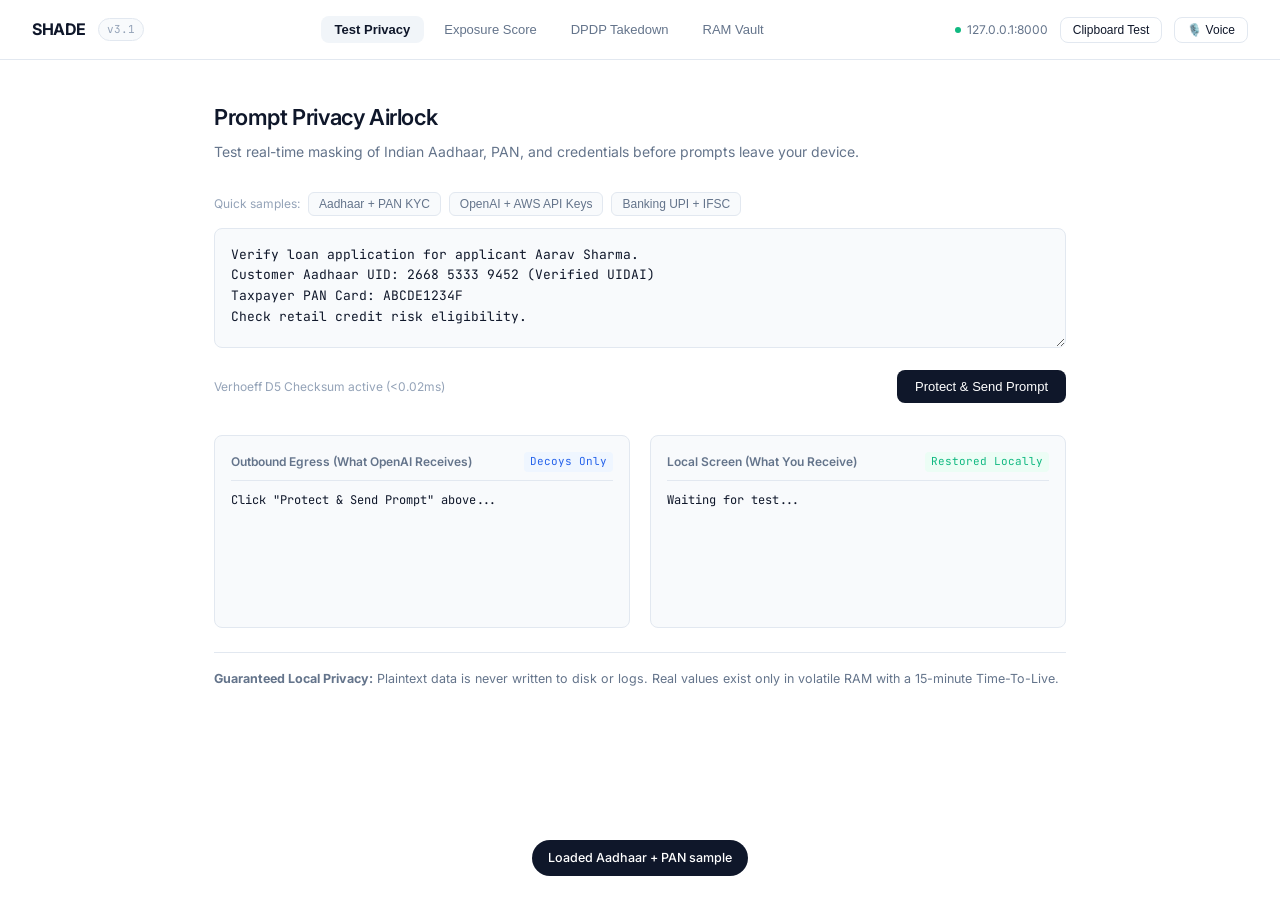
<file: integration_snapshot/frontend/index.html>
<!DOCTYPE html>
<html lang="en">
<head>
  <meta charset="UTF-8">
  <meta name="viewport" content="width=device-width, initial-scale=1.0">
  <title>SHADE — Local AI Privacy</title>
  <link rel="preconnect" href="https://fonts.googleapis.com">
  <link rel="preconnect" href="https://fonts.gstatic.com" crossorigin>
  <link href="https://fonts.googleapis.com/css2?family=Inter:wght@300;400;500;600;700&family=JetBrains+Mono:wght@400;500&display=swap" rel="stylesheet">
  <style>
    /* =========================================================================
       PURE CLEAN MINIMALIST DESIGN SYSTEM
       Apple & Vercel inspired: whitespace, crisp typography, zero visual noise
       ========================================================================= */
    :root {
      --bg: #ffffff;
      --bg-subtle: #f8fafc;
      --bg-hover: #f1f5f9;
      --border: #e2e8f0;
      --border-dark: #cbd5e1;

      --text: #0f172a;
      --text-muted: #64748b;
      --text-dim: #94a3b8;

      --primary: #0f172a;
      --primary-hover: #1e293b;
      --blue: #2563eb;
      --blue-subtle: #eff6ff;
      --green: #10b981;
      --green-subtle: #ecfdf5;
      --amber: #f59e0b;
      --amber-subtle: #fffbeb;
      --red: #ef4444;
      --red-subtle: #fef2f2;

      --font: 'Inter', -apple-system, BlinkMacSystemFont, sans-serif;
      --mono: 'JetBrains Mono', ui-monospace, monospace;
      --radius: 8px;
    }

    @media (prefers-color-scheme: dark) {
      :root {
        --bg: #09090b;
        --bg-subtle: #121215;
        --bg-hover: #18181b;
        --border: #27272a;
        --border-dark: #3f3f46;

        --text: #f8fafc;
        --text-muted: #94a3b8;
        --text-dim: #64748b;

        --primary: #f8fafc;
        --primary-hover: #e2e8f0;
        --blue: #38bdf8;
        --blue-subtle: rgba(56, 189, 248, 0.1);
        --green: #34d399;
        --green-subtle: rgba(52, 211, 153, 0.1);
        --amber: #fbbf24;
        --amber-subtle: rgba(251, 191, 36, 0.1);
        --red: #f87171;
        --red-subtle: rgba(248, 113, 113, 0.1);
      }
    }

    * {
      box-sizing: border-box;
      margin: 0;
      padding: 0;
    }

    body {
      background-color: var(--bg);
      color: var(--text);
      font-family: var(--font);
      font-size: 14px;
      line-height: 1.6;
      min-height: 100vh;
      display: flex;
      flex-direction: column;
      -webkit-font-smoothing: antialiased;
    }

    /* MINIMAL TOPBAR */
    header.nav-header {
      border-bottom: 1px solid var(--border);
      padding: 0 32px;
      height: 60px;
      display: flex;
      align-items: center;
      justify-content: space-between;
      background: var(--bg);
      position: sticky;
      top: 0;
      z-index: 10;
    }

    .brand-wrap {
      display: flex;
      align-items: center;
      gap: 12px;
    }

    .brand-logo {
      font-weight: 700;
      font-size: 16px;
      letter-spacing: -0.5px;
      color: var(--text);
      text-decoration: none;
    }

    .brand-tag {
      font-size: 11px;
      color: var(--text-dim);
      font-family: var(--mono);
      background: var(--bg-subtle);
      border: 1px solid var(--border);
      padding: 2px 8px;
      border-radius: 20px;
    }

    nav.links-wrap {
      display: flex;
      align-items: center;
      gap: 6px;
    }

    .tab-link {
      background: transparent;
      border: none;
      color: var(--text-muted);
      font-size: 13px;
      font-weight: 500;
      padding: 6px 14px;
      border-radius: var(--radius);
      cursor: pointer;
      transition: all 0.15s ease;
    }

    .tab-link:hover {
      color: var(--text);
      background: var(--bg-hover);
    }

    .tab-link.active {
      color: var(--text);
      background: var(--bg-hover);
      font-weight: 600;
    }

    .header-actions {
      display: flex;
      align-items: center;
      gap: 12px;
    }

    .status-badge {
      display: flex;
      align-items: center;
      gap: 6px;
      font-size: 12px;
      color: var(--text-muted);
    }

    .dot-status {
      width: 6px;
      height: 6px;
      border-radius: 50%;
      background: var(--green);
    }

    .btn-minimal {
      background: transparent;
      border: 1px solid var(--border);
      color: var(--text);
      font-size: 12px;
      font-weight: 500;
      padding: 5px 12px;
      border-radius: var(--radius);
      cursor: pointer;
      transition: all 0.15s;
    }

    .btn-minimal:hover {
      background: var(--bg-hover);
      border-color: var(--border-dark);
    }

    /* MAIN CONTAINER */
    main.container {
      max-width: 900px;
      width: 100%;
      margin: 0 auto;
      padding: 40px 24px 80px;
      flex: 1;
    }

    .tab-view {
      display: none;
    }

    .tab-view.active {
      display: block;
      animation: fadeIn 0.15s ease-out;
    }

    @keyframes fadeIn {
      from { opacity: 0; transform: translateY(4px); }
      to { opacity: 1; transform: translateY(0); }
    }

    .page-title {
      font-size: 22px;
      font-weight: 600;
      letter-spacing: -0.4px;
      margin-bottom: 6px;
    }

    .page-desc {
      font-size: 14px;
      color: var(--text-muted);
      margin-bottom: 28px;
    }

    /* =========================================================================
       TAB 1: TEST AI PRIVACY (AIRLOCK)
       ========================================================================= */
    .chips-group {
      display: flex;
      align-items: center;
      gap: 8px;
      margin-bottom: 12px;
      flex-wrap: wrap;
    }

    .chips-label {
      font-size: 12px;
      color: var(--text-dim);
    }

    .chip-btn {
      background: var(--bg-subtle);
      border: 1px solid var(--border);
      color: var(--text-muted);
      font-size: 12px;
      padding: 4px 10px;
      border-radius: 6px;
      cursor: pointer;
      transition: all 0.15s;
    }

    .chip-btn:hover {
      background: var(--bg-hover);
      color: var(--text);
      border-color: var(--border-dark);
    }

    .editor-wrapper {
      position: relative;
      margin-bottom: 16px;
    }

    textarea.clean-input {
      width: 100%;
      background: var(--bg-subtle);
      border: 1px solid var(--border);
      border-radius: var(--radius);
      color: var(--text);
      font-family: var(--mono);
      font-size: 13px;
      line-height: 1.6;
      padding: 16px;
      min-height: 120px;
      resize: vertical;
      outline: none;
      transition: border-color 0.15s;
    }

    textarea.clean-input:focus {
      border-color: var(--border-dark);
      background: var(--bg);
    }

    .action-row {
      display: flex;
      align-items: center;
      justify-content: space-between;
      margin-bottom: 32px;
    }

    .helper-text {
      font-size: 12px;
      color: var(--text-dim);
    }

    .btn-solid {
      background: var(--primary);
      color: var(--bg);
      border: none;
      font-size: 13px;
      font-weight: 500;
      padding: 9px 18px;
      border-radius: var(--radius);
      cursor: pointer;
      transition: opacity 0.15s;
    }

    .btn-solid:hover {
      opacity: 0.9;
    }

    /* OUTPUT SPLIT */
    .output-split {
      display: grid;
      grid-template-columns: 1fr 1fr;
      gap: 20px;
      margin-top: 20px;
    }

    @media (max-width: 680px) {
      .output-split {
        grid-template-columns: 1fr;
      }
    }

    .output-card {
      border: 1px solid var(--border);
      border-radius: var(--radius);
      background: var(--bg-subtle);
      padding: 16px;
      display: flex;
      flex-direction: column;
    }

    .output-header {
      display: flex;
      align-items: center;
      justify-content: space-between;
      margin-bottom: 10px;
      padding-bottom: 8px;
      border-bottom: 1px solid var(--border);
    }

    .output-label {
      font-size: 12px;
      font-weight: 600;
      color: var(--text-muted);
    }

    .output-tag {
      font-size: 11px;
      padding: 1px 6px;
      border-radius: 4px;
      font-family: var(--mono);
    }

    .tag-cloud {
      background: var(--blue-subtle);
      color: var(--blue);
    }

    .tag-local {
      background: var(--green-subtle);
      color: var(--green);
    }

    .output-code {
      font-family: var(--mono);
      font-size: 12px;
      line-height: 1.6;
      color: var(--text);
      white-space: pre-wrap;
      word-break: break-all;
      min-height: 120px;
      flex: 1;
    }

    .pill-token {
      background: var(--blue-subtle);
      color: var(--blue);
      padding: 1px 5px;
      border-radius: 4px;
      font-weight: 600;
    }

    .pill-real {
      background: var(--green-subtle);
      color: var(--green);
      padding: 1px 5px;
      border-radius: 4px;
      font-weight: 600;
    }

    .guarantee-note {
      font-size: 12.5px;
      color: var(--text-muted);
      border-top: 1px solid var(--border);
      padding-top: 16px;
      margin-top: 24px;
    }

    /* =========================================================================
       TAB 2: EXPOSURE SCORE (RADAR)
       ========================================================================= */
    .score-banner {
      display: flex;
      align-items: baseline;
      gap: 12px;
      margin-bottom: 24px;
    }

    .big-score {
      font-size: 54px;
      font-weight: 800;
      letter-spacing: -2px;
      line-height: 1;
    }

    .score-unit {
      font-size: 18px;
      color: var(--text-dim);
    }

    .score-grade {
      font-size: 12px;
      font-weight: 600;
      color: var(--amber);
      background: var(--amber-subtle);
      padding: 2px 10px;
      border-radius: 20px;
    }

    .simple-list {
      display: flex;
      flex-direction: column;
      border-top: 1px solid var(--border);
      margin-bottom: 32px;
    }

    .list-row {
      display: flex;
      align-items: center;
      justify-content: space-between;
      padding: 14px 0;
      border-bottom: 1px solid var(--border);
      font-size: 13.5px;
    }

    .list-row-left {
      display: flex;
      align-items: center;
      gap: 10px;
    }

    .list-impact {
      font-family: var(--mono);
      font-size: 12px;
      font-weight: 600;
      color: var(--amber);
    }

    /* K-ANON TEST */
    .kanon-card {
      background: var(--bg-subtle);
      border: 1px solid var(--border);
      border-radius: var(--radius);
      padding: 20px;
      margin-top: 24px;
    }

    .kanon-card h3 {
      font-size: 14px;
      font-weight: 600;
      margin-bottom: 6px;
    }

    .kanon-card p {
      font-size: 13px;
      color: var(--text-muted);
      margin-bottom: 14px;
    }

    .inline-form {
      display: flex;
      gap: 8px;
      margin-bottom: 14px;
    }

    input.input-text {
      flex: 1;
      background: var(--bg);
      border: 1px solid var(--border);
      border-radius: var(--radius);
      color: var(--text);
      font-size: 13px;
      padding: 8px 12px;
      outline: none;
    }

    input.input-text:focus {
      border-color: var(--border-dark);
    }

    .kanon-output {
      font-size: 12px;
      color: var(--text-muted);
      background: var(--bg);
      border: 1px solid var(--border);
      border-radius: var(--radius);
      padding: 10px 14px;
    }

    .kanon-output code {
      font-family: var(--mono);
      color: var(--text);
    }

    /* =========================================================================
       TAB 3: DPDP LEGAL NOTICE
       ========================================================================= */
    .dpdp-grid {
      display: grid;
      grid-template-columns: 320px 1fr;
      gap: 24px;
    }

    @media (max-width: 760px) {
      .dpdp-grid {
        grid-template-columns: 1fr;
      }
    }

    .form-group {
      display: flex;
      flex-direction: column;
      gap: 6px;
      margin-bottom: 14px;
    }

    .form-group label {
      font-size: 12px;
      font-weight: 500;
      color: var(--text-muted);
    }

    select.clean-select {
      background: var(--bg-subtle);
      border: 1px solid var(--border);
      border-radius: var(--radius);
      color: var(--text);
      font-size: 13px;
      padding: 8px 10px;
      outline: none;
    }

    .letter-container {
      background: var(--bg-subtle);
      border: 1px solid var(--border);
      border-radius: var(--radius);
      padding: 24px;
      font-size: 13px;
      line-height: 1.6;
      max-height: 480px;
      overflow-y: auto;
    }

    .letter-container h4 {
      font-size: 14px;
      text-align: center;
      margin-bottom: 12px;
      padding-bottom: 8px;
      border-bottom: 1px solid var(--border);
    }

    .statutory-callout {
      background: var(--red-subtle);
      border: 1px solid rgba(239, 68, 68, 0.2);
      border-radius: var(--radius);
      padding: 8px 12px;
      margin: 12px 0;
      font-size: 12px;
      color: var(--red);
    }

    .letter-actions {
      display: flex;
      gap: 10px;
      margin-top: 14px;
    }

    /* =========================================================================
       TAB 4: RAM VAULT & SETTINGS
       ========================================================================= */
    .vault-table {
      width: 100%;
      border-collapse: collapse;
      font-size: 13px;
      margin-bottom: 20px;
    }

    .vault-table th {
      text-align: left;
      padding: 10px 12px;
      font-size: 11px;
      font-weight: 600;
      color: var(--text-dim);
      text-transform: uppercase;
      border-bottom: 1px solid var(--border);
    }

    .vault-table td {
      padding: 12px;
      border-bottom: 1px solid var(--border);
    }

    .vault-actions-bar {
      display: flex;
      justify-content: space-between;
      align-items: center;
      margin-top: 20px;
    }

    /* MINIMAL TOAST */
    .toast-pill {
      position: fixed;
      bottom: 24px;
      left: 50%;
      transform: translateX(-50%) translateY(20px);
      background: var(--primary);
      color: var(--bg);
      padding: 8px 16px;
      border-radius: 20px;
      font-size: 12.5px;
      font-weight: 500;
      opacity: 0;
      pointer-events: none;
      transition: all 0.2s ease;
      z-index: 100;
    }

    .toast-pill.show {
      transform: translateX(-50%) translateY(0);
      opacity: 1;
    }

    /* MINIMAL CLIPBOARD MODAL */
    .clip-alert {
      position: fixed;
      bottom: 24px;
      right: 24px;
      width: 340px;
      background: var(--bg);
      border: 1px solid var(--border-dark);
      border-radius: var(--radius);
      padding: 16px;
      box-shadow: 0 10px 30px rgba(0, 0, 0, 0.15);
      z-index: 200;
      display: none;
    }

    .clip-alert.active {
      display: block;
    }

    .clip-alert-title {
      font-size: 12.5px;
      font-weight: 600;
      margin-bottom: 6px;
    }

    .clip-alert-body {
      font-size: 12px;
      color: var(--text-muted);
      margin-bottom: 12px;
    }

    .clip-alert-btns {
      display: flex;
      gap: 8px;
    }

    .btn-clip-action {
      flex: 1;
      background: var(--bg-subtle);
      border: 1px solid var(--border);
      color: var(--text);
      padding: 6px;
      border-radius: 6px;
      font-size: 11.5px;
      cursor: pointer;
    }

    .btn-clip-action.primary {
      background: var(--primary);
      color: var(--bg);
      border: none;
    }
  </style>
</head>
<body>

  <!-- TOPBAR -->
  <header class="nav-header">
    <div class="brand-wrap">
      <a href="#" class="brand-logo">SHADE</a>
      <span class="brand-tag">v3.1</span>
    </div>

    <nav class="links-wrap">
      <button class="tab-link active" data-tab="tab-airlock">Test Privacy</button>
      <button class="tab-link" data-tab="tab-score">Exposure Score</button>
      <button class="tab-link" data-tab="tab-dpdp">DPDP Takedown</button>
      <button class="tab-link" data-tab="tab-vault">RAM Vault</button>
    </nav>

    <div class="header-actions">
      <div class="status-badge">
        <span class="dot-status"></span>
        <span>127.0.0.1:8000</span>
      </div>
      <button class="btn-minimal" id="btn-clip-test">Clipboard Test</button>
      <button class="btn-minimal" id="btn-voice-test">🎙️ Voice</button>
    </div>
  </header>

  <!-- WORKSPACE -->
  <main class="container">

    <!-- ===================================================================
         TAB 1: TEST AI PRIVACY (AIRLOCK)
         =================================================================== -->
    <section class="tab-view active" id="tab-airlock">
      <h1 class="page-title">Prompt Privacy Airlock</h1>
      <p class="page-desc">Test real-time masking of Indian Aadhaar, PAN, and credentials before prompts leave your device.</p>

      <div class="chips-group">
        <span class="chips-label">Quick samples:</span>
        <button class="chip-btn" id="load-sample-aadhaar">Aadhaar + PAN KYC</button>
        <button class="chip-btn" id="load-sample-keys">OpenAI + AWS API Keys</button>
        <button class="chip-btn" id="load-sample-upi">Banking UPI + IFSC</button>
      </div>

      <div class="editor-wrapper">
        <textarea class="clean-input" id="airlock-input" placeholder="Type or paste prompt with sensitive data..."></textarea>
      </div>

      <div class="action-row">
        <span class="helper-text" id="status-verhoeff">Verhoeff D5 Checksum active (<0.02ms)</span>
        <button class="btn-solid" id="btn-protect-prompt">Protect & Send Prompt</button>
      </div>

      <!-- Clean 2-Pane Inspection -->
      <div class="output-split">
        <div class="output-card">
          <div class="output-header">
            <span class="output-label">Outbound Egress (What OpenAI Receives)</span>
            <span class="output-tag tag-cloud">Decoys Only</span>
          </div>
          <div class="output-code" id="output-cloud">Click "Protect & Send Prompt" above...</div>
        </div>

        <div class="output-card">
          <div class="output-header">
            <span class="output-label">Local Screen (What You Receive)</span>
            <span class="output-tag tag-local">Restored Locally</span>
          </div>
          <div class="output-code" id="output-local">Waiting for test...</div>
        </div>
      </div>

      <p class="guarantee-note">
        <strong>Guaranteed Local Privacy:</strong> Plaintext data is never written to disk or logs. Real values exist only in volatile RAM with a 15-minute Time-To-Live.
      </p>
    </section>

    <!-- ===================================================================
         TAB 2: EXPOSURE SCORE (RADAR)
         =================================================================== -->
    <section class="tab-view" id="tab-score">
      <h1 class="page-title">Identity Exposure Score</h1>
      <p class="page-desc">Historical data exposure audit based on documented public breach archives.</p>

      <div class="score-banner">
        <span class="big-score">72</span>
        <span class="score-unit">/ 100</span>
        <span class="score-grade">Elevated Risk</span>
      </div>

      <div class="simple-list">
        <div class="list-row">
          <div class="list-row-left">
            <span>Corporate Password (compromised in dump)</span>
          </div>
          <span class="list-impact">+35</span>
        </div>

        <div class="list-row">
          <div class="list-row-left">
            <span>Aadhaar Record (indexed in public scrape)</span>
          </div>
          <span class="list-impact">+21</span>
        </div>

        <div class="list-row">
          <div class="list-row-left">
            <span>Phone Number (commercial broker directory)</span>
          </div>
          <span class="list-impact">+15</span>
        </div>

        <div class="list-row">
          <div class="list-row-left">
            <span>Work Email (marketing attendee listing)</span>
          </div>
          <span class="list-impact">+2</span>
        </div>
      </div>

      <!-- Private Check -->
      <div class="kanon-card">
        <h3>Private Breach Lookup (k-Anonymity)</h3>
        <p>Check passwords without exposing them. Only the first 5 characters of the SHA-1 hash are queried; matching occurs 100% on your laptop.</p>
        
        <div class="inline-form">
          <input type="text" class="input-text" id="input-kanon" value="Corporate@Pass2024!" placeholder="Enter password to audit...">
          <button class="btn-solid" id="btn-kanon-check">Check Privately</button>
        </div>

        <div class="kanon-output" id="kanon-status">
          Transmitted prefix: <code>[5BAA6]</code> • Matched locally in memory.
        </div>
      </div>
    </section>

    <!-- ===================================================================
         TAB 3: DPDP LEGAL NOTICE
         =================================================================== -->
    <section class="tab-view" id="tab-dpdp">
      <h1 class="page-title">India DPDP Act 2023 — Erasure Requisition</h1>
      <p class="page-desc">Generate statutory data erasure requests under Section 12(1) and 12(3) citing Section 33 penalties (up to ₹250 Cr).</p>

      <div class="dpdp-grid">
        <div>
          <div class="form-group">
            <label>Target Company</label>
            <select class="clean-select" id="select-company">
              <option value="broker">Commercial Lead & Data Broker (Aggregator X)</option>
              <option value="swiggy">Swiggy India (Bundl Technologies)</option>
              <option value="zomato">Zomato India (Eternal Limited)</option>
              <option value="phonepe">PhonePe Private Limited</option>
              <option value="cred">CRED (Dreamplug Technologies)</option>
            </select>
          </div>

          <div class="form-group">
            <label>Your Full Name</label>
            <input type="text" class="input-text" id="user-name" value="Aarav Sharma">
          </div>

          <div class="form-group">
            <label>Your Registered Email</label>
            <input type="email" class="input-text" id="user-email" value="aarav.sharma@domain.in">
          </div>

          <div class="form-group">
            <label>Data to Erase</label>
            <input type="text" class="input-text" id="user-data" value="Phone numbers, Aadhaar records, behavioral profile logs">
          </div>

          <button class="btn-solid" style="width: 100%; margin-top: 6px;" id="btn-build-notice">Generate Notice</button>
        </div>

        <div>
          <div class="letter-container" id="notice-preview">
            <!-- Rendered by JS -->
          </div>

          <div class="letter-actions">
            <button class="btn-solid" id="btn-mail-notice">Send via Email</button>
            <button class="btn-minimal" id="btn-copy-notice">Copy Text</button>
          </div>
        </div>
      </div>
    </section>

    <!-- ===================================================================
         TAB 4: RAM VAULT & SETTINGS
         =================================================================== -->
    <section class="tab-view" id="tab-vault">
      <h1 class="page-title">Ephemeral RAM Vault</h1>
      <p class="page-desc">Active token mappings held strictly in host RAM. Wiped instantly on process exit.</p>

      <table class="vault-table">
        <thead>
          <tr>
            <th>Synthetic Placeholder</th>
            <th>Type</th>
            <th>Plaintext (Host Only)</th>
            <th>TTL</th>
            <th>Action</th>
          </tr>
        </thead>
        <tbody id="vault-body">
          <tr>
            <td><code>&lt;SYN_AADHAAR_9921&gt;</code></td>
            <td>Indian Aadhaar (Verhoeff D5)</td>
            <td><code>5432 9876 1234</code></td>
            <td><span style="color:var(--amber);">14:15</span></td>
            <td><button class="btn-minimal" onclick="app.removeToken('<SYN_AADHAAR_9921>')">Revoke</button></td>
          </tr>
          <tr>
            <td><code>&lt;SYN_PAN_8832&gt;</code></td>
            <td>Indian PAN (Individual 'P')</td>
            <td><code>ABCDE1234F</code></td>
            <td><span style="color:var(--amber);">14:15</span></td>
            <td><button class="btn-minimal" onclick="app.removeToken('<SYN_PAN_8832>')">Revoke</button></td>
          </tr>
        </tbody>
      </table>

      <div class="vault-actions-bar">
        <span style="font-size: 12px; color: var(--text-dim);">AES-256-GCM memory encryption keys destroyed on wipe.</span>
        <button class="btn-minimal" id="btn-wipe-vault" style="color:var(--red);">Wipe RAM Immediately</button>
      </div>
    </section>

  </main>

  <!-- TOAST -->
  <div class="toast-pill" id="toast-pill">Notice</div>

  <!-- CLIPBOARD ALERT -->
  <div class="clip-alert" id="clip-alert">
    <div class="clip-alert-title">Aadhaar Copied to Clipboard</div>
    <div class="clip-alert-body">
      S.H.A.D.E. detected <code>2668 5333 9452</code>. Protect AI prompts without breaking banking KYC:
    </div>
    <div class="clip-alert-btns">
      <button class="btn-clip-action primary" id="btn-clip-decoy">Paste Safe Decoy</button>
      <button class="btn-clip-action" id="btn-clip-real">Send Real Value (KYC)</button>
    </div>
  </div>

  <script>
    // =========================================================================
    // DETERMINISTIC VERHOEFF & DLP ENGINE
    // =========================================================================
    const Verhoeff = {
      d: [
        [0, 1, 2, 3, 4, 5, 6, 7, 8, 9],
        [1, 2, 3, 4, 0, 6, 7, 8, 9, 5],
        [2, 3, 4, 0, 1, 7, 8, 9, 5, 6],
        [3, 4, 0, 1, 2, 8, 9, 5, 6, 7],
        [4, 0, 1, 2, 3, 9, 5, 6, 7, 8],
        [5, 9, 8, 7, 6, 0, 4, 3, 2, 1],
        [6, 5, 9, 8, 7, 1, 0, 4, 3, 2],
        [7, 6, 5, 9, 8, 2, 1, 0, 4, 3],
        [8, 7, 6, 5, 9, 3, 2, 1, 0, 4],
        [9, 8, 7, 6, 5, 4, 3, 2, 1, 0]
      ],
      p: [
        [0, 1, 2, 3, 4, 5, 6, 7, 8, 9],
        [1, 5, 7, 6, 2, 8, 3, 0, 9, 4],
        [5, 8, 0, 3, 7, 9, 6, 1, 4, 2],
        [8, 9, 1, 6, 0, 4, 3, 5, 2, 7],
        [9, 4, 5, 3, 1, 2, 6, 8, 7, 0],
        [4, 2, 8, 6, 5, 7, 3, 9, 0, 1],
        [2, 7, 9, 3, 8, 0, 6, 4, 1, 5],
        [7, 0, 4, 6, 9, 1, 3, 2, 5, 8]
      ],
      validate(str) {
        const clean = str.replace(/\D/g, '');
        if (clean.length !== 12) return false;
        let c = 0;
        const rev = clean.split('').reverse().map(Number);
        for (let i = 0; i < rev.length; i++) {
          c = this.d[c][this.p[i % 8][rev[i]]];
        }
        return c === 0;
      }
    };

    function scanPII(text) {
      const results = [];
      const aadhaarRegex = /\b([2-9][0-9]{3}\s?[0-9]{4}\s?[0-9]{4})\b/g;
      let m;
      while ((m = aadhaarRegex.exec(text)) !== null) {
        if (Verhoeff.validate(m[1])) {
          results.push({ type: 'Aadhaar', real: m[1], decoy: '<SYN_AADHAAR_9921>' });
        }
      }
      const panRegex = /\b([A-Z]{5}[0-9]{4}[A-Z]{1})\b/g;
      while ((m = panRegex.exec(text)) !== null) {
        results.push({ type: 'PAN Card', real: m[1], decoy: '<SYN_PAN_8832>' });
      }
      const keyRegex = /\b(sk-[A-Za-z0-9_-]{20,}|AKIA[0-9A-Z]{16})\b/g;
      while ((m = keyRegex.exec(text)) !== null) {
        results.push({ type: 'API Key', real: m[1], decoy: '<SYN_API_KEY_7F41>' });
      }
      const upiRegex = /\b([a-zA-Z0-9._-]+@[a-zA-Z]{2,64})\b/g;
      while ((m = upiRegex.exec(text)) !== null) {
        if (!m[1].includes('.com') && !m[1].includes('.in')) {
          results.push({ type: 'UPI', real: m[1], decoy: '<SYN_UPI_3A19>' });
        }
      }
      return results;
    }

    class MinimalApp {
      constructor() {
        this.init();
      }

      init() {
        this.bindNav();
        this.bindAirlock();
        this.bindDPDP();
        this.bindKanon();
        this.bindClipboard();
        this.bindVoice();
      }

      bindNav() {
        const links = document.querySelectorAll('.tab-link');
        const views = document.querySelectorAll('.tab-view');

        links.forEach(btn => {
          btn.addEventListener('click', () => {
            links.forEach(l => l.classList.remove('active'));
            views.forEach(v => v.classList.remove('active'));

            btn.classList.add('active');
            const target = btn.getAttribute('data-tab');
            document.getElementById(target).classList.add('active');
          });
        });
      }

      toast(msg) {
        const t = document.getElementById('toast-pill');
        t.textContent = msg;
        t.classList.add('show');
        setTimeout(() => t.classList.remove('show'), 2400);
      }

      bindAirlock() {
        const input = document.getElementById('airlock-input');
        const btnProtect = document.getElementById('btn-protect-prompt');
        const cloudView = document.getElementById('output-cloud');
        const localView = document.getElementById('output-local');

        const samples = {
          aadhaar: `Verify loan application for applicant Aarav Sharma.
Customer Aadhaar UID: 2668 5333 9452 (Verified UIDAI)
Taxpayer PAN Card: ABCDE1234F
Check retail credit risk eligibility.`,
          keys: `# Production Automation Script
OPENAI_API_KEY = "sk-proj-9a8b7c6d5e4f3a2b1c0d9e8f7a6b5c4d3e2f1a0b"
AWS_ACCESS_KEY_ID = "AKIAIOSFODNN7EXAMPLE"`,
          upi: `Process vendor payout disbursement:
Beneficiary UPI: merchant.finance@okaxis
Bank Branch IFSC: SBIN0001234`
        };

        document.getElementById('load-sample-aadhaar').addEventListener('click', () => {
          input.value = samples.aadhaar;
          this.toast('Loaded Aadhaar + PAN sample');
        });
        document.getElementById('load-sample-keys').addEventListener('click', () => {
          input.value = samples.keys;
          this.toast('Loaded API keys sample');
        });
        document.getElementById('load-sample-upi').addEventListener('click', () => {
          input.value = samples.upi;
          this.toast('Loaded UPI banking sample');
        });

        btnProtect.addEventListener('click', () => {
          const text = input.value.trim();
          if (!text) return;

          const items = scanPII(text);
          let safe = text;
          items.forEach(i => {
            safe = safe.split(i.real).join(i.decoy);
          });
          cloudView.innerHTML = safe.replace(/<SYN_[^>]+>/g, '<span class="pill-token">$&</span>');

          if (items.length > 0) {
            const resp = `Target record ${items[0].decoy} processed successfully. Cloud AI had zero access to raw identity credentials.`;
            localView.innerHTML = resp.split(items[0].decoy).join(`<span class="pill-real">${items[0].real}</span>`);
          } else {
            localView.textContent = `Clean prompt analyzed. Zero sensitive credentials detected.`;
          }

          this.toast(`Protected ${items.length} secret(s)`);
        });

        document.getElementById('load-sample-aadhaar').click();
      }

      bindKanon() {
        const inp = document.getElementById('input-kanon');
        const btn = document.getElementById('btn-kanon-check');
        const out = document.getElementById('kanon-status');

        btn.addEventListener('click', async () => {
          const val = inp.value;
          if (!val) return;

          const enc = new TextEncoder().encode(val);
          const hashBuf = await crypto.subtle.digest('SHA-1', enc);
          const hex = Array.from(new Uint8Array(hashBuf)).map(b => b.toString(16).padStart(2, '0')).join('').toUpperCase();
          const pfx = hex.substring(0, 5);
          const sfx = hex.substring(5);

          out.innerHTML = `Transmitted prefix: <code>[${pfx}]</code> • Matched suffix <code>${sfx.substring(0, 8)}...</code> locally in memory.`;
          this.toast('Checked privately (Prefix only)');
        });
      }

      bindDPDP() {
        const preview = document.getElementById('notice-preview');
        const render = () => {
          const comp = document.getElementById('select-company').selectedOptions[0].text;
          const name = document.getElementById('user-name').value;
          const email = document.getElementById('user-email').value;
          const data = document.getElementById('user-data').value;
          const today = new Date().toLocaleDateString('en-IN', { day: '2-digit', month: 'long', year: 'numeric' });

          preview.innerHTML = `
            <h4>STATUTORY REQUISITION FOR ERASURE OF PERSONAL DATA</h4>
            <p style="text-align: right; color: var(--text-dim); font-size: 11px;">Date: ${today}</p>
            <p><strong>TO:</strong> The Grievance Officer, ${comp}</p>
            <p><strong>FROM:</strong> ${name} (${email})</p>
            <p><strong>SUBJECT:</strong> Exercise of Right to Erasure under Section 12(1) and Mandate under Section 12(3) of India's DPDP Act, 2023.</p>
            <br>
            <p>Dear Sir / Madam,</p>
            <p>1. In my capacity as a Data Principal under Section 2(h) of the <strong>Digital Personal Data Protection Act, 2023</strong>, I hereby formally request the comprehensive erasure of all my personal data in your possession, specifically: <strong>${data}</strong>.</p>
            <p>2. Under Section 12(3) of the Act, a Data Fiduciary shall erase personal data upon receiving this requisition, unless retention is mandated by law.</p>
            <div class="statutory-callout">
              <strong>STATUTORY PENALTIES (SECTION 33 & SCHEDULE):</strong> Non-compliance carries penalties up to <strong>₹250 Crore</strong> under the Act.
            </div>
            <p>Kindly confirm written compliance to my registered email within 7 business days.</p>
            <p style="margin-top: 14px;">Yours faithfully,<br><strong>${name}</strong></p>
          `;
        };

        document.getElementById('btn-build-notice').addEventListener('click', () => {
          render();
          this.toast('Notice generated');
        });
        render();

        document.getElementById('btn-mail-notice').addEventListener('click', () => {
          window.location.href = `mailto:grievance@company.in?subject=DPDP Act 2023 Section 12 Requisition&body=${encodeURIComponent(preview.innerText)}`;
        });

        document.getElementById('btn-copy-notice').addEventListener('click', () => {
          navigator.clipboard.writeText(preview.innerText);
          this.toast('Copied to clipboard');
        });
      }

      bindClipboard() {
        const alertEl = document.getElementById('clip-alert');
        document.getElementById('btn-clip-test').addEventListener('click', () => {
          alertEl.classList.add('active');
        });
        document.getElementById('btn-clip-decoy').addEventListener('click', () => {
          alertEl.classList.remove('active');
          this.toast('Injected decoy <SYN_AADHAAR_9921>');
        });
        document.getElementById('btn-clip-real').addEventListener('click', () => {
          alertEl.classList.remove('active');
          this.toast('Allowed real Aadhaar for KYC');
        });
      }

      bindVoice() {
        document.getElementById('btn-voice-test').addEventListener('click', () => {
          if ('speechSynthesis' in window) {
            window.speechSynthesis.cancel();
            const u = new SpeechSynthesisUtterance('Privacy shield active. Zero bytes leaked.');
            u.rate = 1.05;
            window.speechSynthesis.speak(u);
          }
          this.toast('Hey Shade: Privacy shield active');
        });

        document.getElementById('btn-wipe-vault').addEventListener('click', () => {
          document.getElementById('vault-body').innerHTML = `
            <tr><td colspan="5" style="text-align:center; color:var(--text-dim); padding:20px;">Vault empty. Cryptographic keys wiped.</td></tr>
          `;
          this.toast('RAM wiped and zeroized');
        });
      }

      removeToken(token) {
        this.toast(`Revoked ${token}`);
      }
    }

    window.app = new MinimalApp();
  </script>
</body>
</html>
</file>
